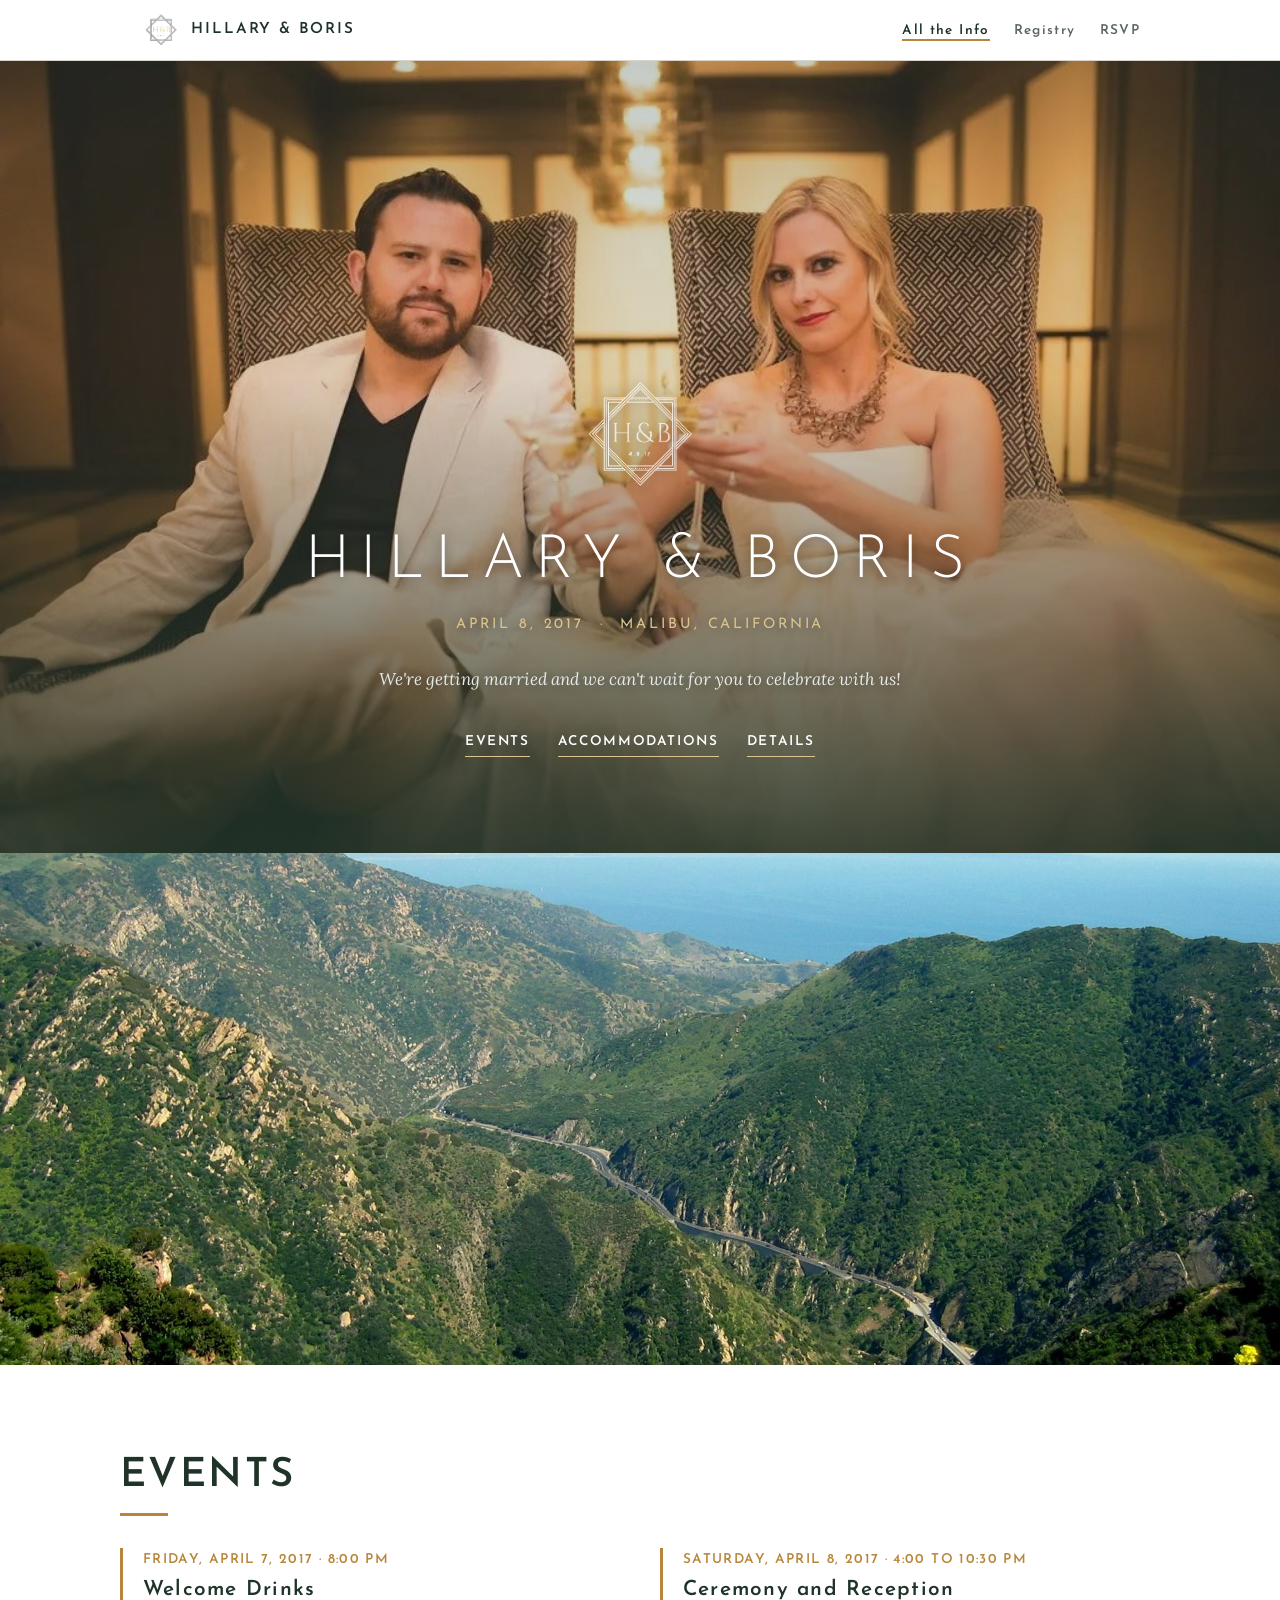
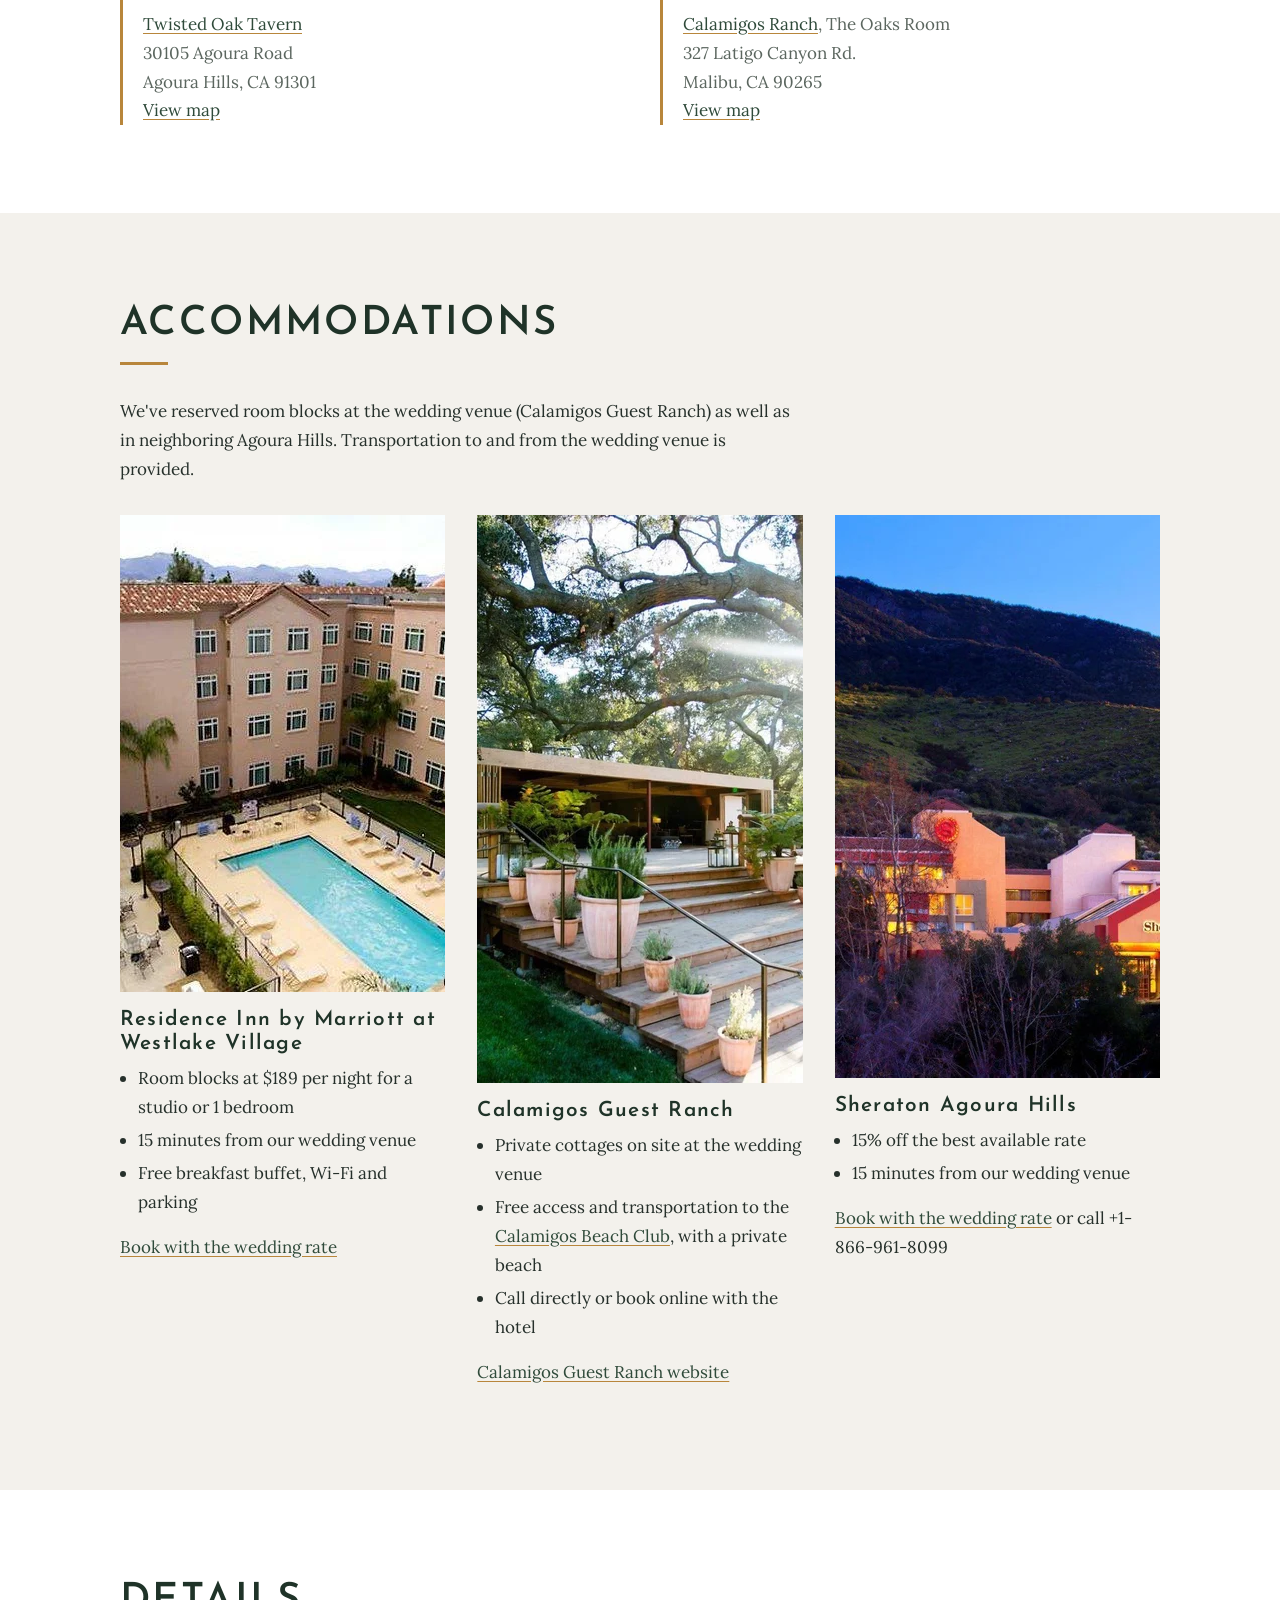
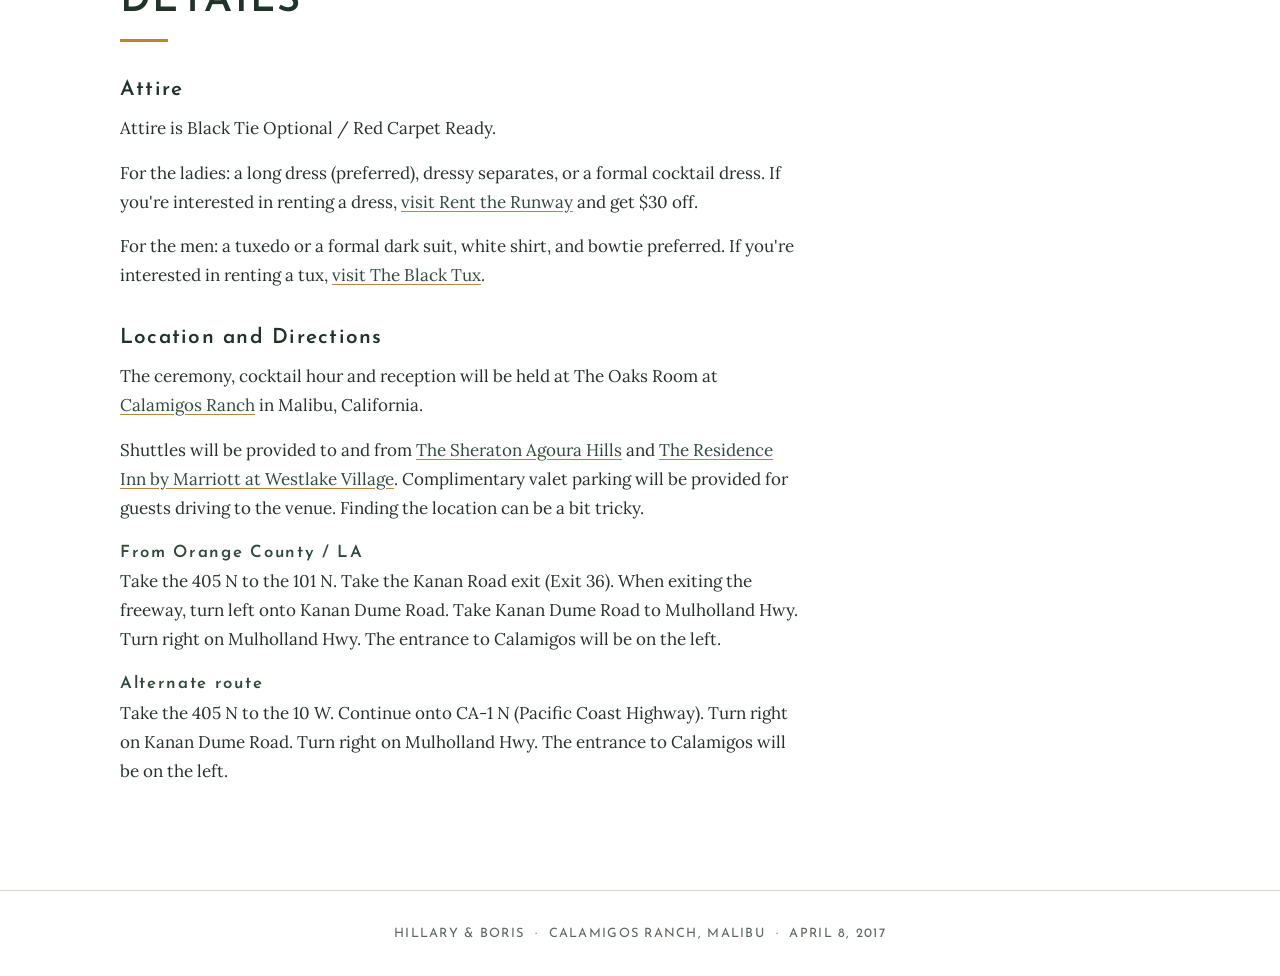
<file: index.html>
<!doctype html>
<html lang="en">
<head>
  <meta charset="utf-8">
  <meta name="viewport" content="width=device-width, initial-scale=1">
  <meta name="theme-color" content="#1f3328">
  <title>Hillary and Boris</title>
  <meta name="description" content="Hillary and Boris got married at Calamigos Ranch in Malibu on April 8, 2017. Events, accommodations, and details.">
  <meta property="og:type" content="website">
  <meta property="og:title" content="Hillary and Boris">
  <meta property="og:description" content="Hillary and Boris got married at Calamigos Ranch in Malibu on April 8, 2017. Events, accommodations, and details.">
  <meta property="og:url" content="https://boriskozak.github.io/hillary-and-boris-wedding-website-backup/">
  <meta property="og:image" content="https://boriskozak.github.io/hillary-and-boris-wedding-website-backup/hero-couple.jpg">
  <meta property="og:image:width" content="1024">
  <meta property="og:image:height" content="684">
  <meta name="twitter:card" content="summary_large_image">
  <meta name="twitter:title" content="Hillary and Boris">
  <meta name="twitter:description" content="Hillary and Boris got married at Calamigos Ranch in Malibu on April 8, 2017. Events, accommodations, and details.">
  <link rel="icon" href="favicon.png">
  <link rel="preconnect" href="https://fonts.googleapis.com">
  <link rel="preconnect" href="https://fonts.gstatic.com" crossorigin>
  <link href="https://fonts.googleapis.com/css2?family=Josefin+Sans:wght@300;600&family=Lora:ital,wght@0,400;0,600;1,400&display=swap" rel="stylesheet">
  <link rel="stylesheet" href="style.css">
</head>
<body>

<a class="skip-link" href="#main">Skip to main content</a>

<nav class="nav" aria-label="Main">
  <div class="nav-inner">
    <a class="nav-brand" href="index.html"><img src="monogram.png" alt="H and B monogram"><span>HILLARY &amp; BORIS</span></a>
    <ul class="nav-links">
      <li><a href="index.html" aria-current="page">All the Info</a></li>
      <li><a href="registry.html">Registry</a></li>
      <li><a href="rsvp.html">RSVP</a></li>
    </ul>
  </div>
</nav>

<header class="hero" id="welcome">
  <div class="hero-inner">
  <img src="monogram-white.png" alt="">
  <h1>HILLARY &amp; BORIS</h1>
  <p class="date">APRIL 8, 2017 &nbsp;&middot;&nbsp; MALIBU, CALIFORNIA</p>
  <p class="lede">We're getting married and we can't wait for you to celebrate with us!</p>
  <div class="hero-jump">
    <a href="#events">EVENTS</a>
    <a href="#accommodations">ACCOMMODATIONS</a>
    <a href="#details">DETAILS</a>
  </div>
  </div>
</header>

<main id="main">

<div class="banner" role="img" aria-label="Malibu Canyon road winding down to the Pacific"></div>

<section class="section" id="events">
  <div class="section-inner">
    <h2>EVENTS</h2>
    <div class="grid-2">
      <div class="event">
        <p class="when">FRIDAY, APRIL 7, 2017 &middot; 8:00 PM</p>
        <h3>Welcome Drinks</h3>
        <address>
          <a href="https://www.twistedoaktavern.pub/">Twisted Oak Tavern</a><br>
          30105 Agoura Road<br>
          Agoura Hills, CA 91301<br>
          <a href="https://www.google.com/maps/place/Twisted+Oak+Tavern/@34.1453684,-118.7808411,17z/data=!3m1!4b1!4m5!3m4!1s0x80e8240f845a464b:0x7b093708efee2c8d!8m2!3d34.145364!4d-118.778647" aria-label="View map of Twisted Oak Tavern">View map</a>
        </address>
      </div>
      <div class="event">
        <p class="when">SATURDAY, APRIL 8, 2017 &middot; 4:00 TO 10:30 PM</p>
        <h3>Ceremony and Reception</h3>
        <address>
          <a href="https://www.calamigos.com/">Calamigos Ranch</a>, The Oaks Room<br>
          327 Latigo Canyon Rd.<br>
          Malibu, CA 90265<br>
          <a href="https://goo.gl/maps/DKEa7L1yGcA2" aria-label="View map of Calamigos Ranch">View map</a>
        </address>
      </div>
    </div>
  </div>
</section>

<section class="section" id="accommodations">
  <div class="section-inner">
    <h2>ACCOMMODATIONS</h2>
    <p>We've reserved room blocks at the wedding venue (Calamigos Guest Ranch) as well as in neighboring Agoura Hills. Transportation to and from the wedding venue is provided.</p>
    <div class="grid-3" style="margin-top: 2rem;">
      <div class="hotel">
        <img src="residence-inn.jpg" alt="Residence Inn by Marriott, Westlake Village" width="689" height="477">
        <h3>Residence Inn by Marriott at Westlake Village</h3>
        <ul>
          <li>Room blocks at $189 per night for a studio or 1 bedroom</li>
          <li>15 minutes from our wedding venue</li>
          <li>Free breakfast buffet, Wi-Fi and parking</li>
        </ul>
        <p><a href="https://www.marriott.com/meeting-event-hotels/group-corporate-travel/groupCorp.mi?resLinkData=Petroski-Kozak%20Wedding%5Elaxwv%60PKWPKWA%7CPKWPKWC%60189.00%60USD%60false%603%604/7/17%604/9/17%603/17/17&app=resvlink&stop_mobi=yes">Book with the wedding rate</a></p>
      </div>
      <div class="hotel">
        <img src="guest-ranch.jpg" alt="Cottages at Calamigos Guest Ranch" width="1000" height="568">
        <h3>Calamigos Guest Ranch</h3>
        <ul>
          <li>Private cottages on site at the wedding venue</li>
          <li>Free access and transportation to the <a href="https://calamigosguestranch.com/beach-club/">Calamigos Beach Club</a>, with a private beach</li>
          <li>Call directly or book online with the hotel</li>
        </ul>
        <p><a href="https://calamigosguestranch.com/">Calamigos Guest Ranch website</a></p>
      </div>
      <div class="hotel">
        <img src="sheraton.jpg" alt="Sheraton Agoura Hills" width="1000" height="563">
        <h3>Sheraton Agoura Hills</h3>
        <ul>
          <li>15% off the best available rate</li>
          <li>15 minutes from our wedding venue</li>
        </ul>
        <p><a href="https://www.sheratonagourahills.com/wedding-rate">Book with the wedding rate</a> or call +1-866-961-8099</p>
      </div>
    </div>
  </div>
</section>

<section class="section details" id="details">
  <div class="section-inner">
    <h2>DETAILS</h2>

    <h3>Attire</h3>
    <p>Attire is Black Tie Optional / Red Carpet Ready.</p>
    <p>For the ladies: a long dress (preferred), dressy separates, or a formal cocktail dress. If you're interested in renting a dress, <a href="https://www.renttherunway.com/shares/43c35a3169b58de3f347787d3281b8bdf61b0ad4-publicLink?utm_source=rtr&utm_medium=referral&utm_campaign=undefined">visit Rent the Runway</a> and get $30 off.</p>
    <p>For the men: a tuxedo or a formal dark suit, white shirt, and bowtie preferred. If you're interested in renting a tux, <a href="https://theblacktux.com/">visit The Black Tux</a>.</p>

    <h3>Location and Directions</h3>
    <p>The ceremony, cocktail hour and reception will be held at The Oaks Room at <a href="https://www.google.com/maps/place/Calamigos+Ranch/@34.092137,-118.817412,15z/data=!4m5!3m4!1s0x0:0xc4aad06d78bc765c!8m2!3d34.092137!4d-118.817412">Calamigos Ranch</a> in Malibu, California.</p>
    <p>Shuttles will be provided to and from <a href="https://www.sheratonagourahills.com/">The Sheraton Agoura Hills</a> and <a href="https://www.marriott.com/hotels/travel/laxwv-residence-inn-los-angeles-westlake-village/">The Residence Inn by Marriott at Westlake Village</a>. Complimentary valet parking will be provided for guests driving to the venue. Finding the location can be a bit tricky.</p>

    <h4>From Orange County / LA</h4>
    <p>Take the 405 N to the 101 N. Take the Kanan Road exit (Exit 36). When exiting the freeway, turn left onto Kanan Dume Road. Take Kanan Dume Road to Mulholland Hwy. Turn right on Mulholland Hwy. The entrance to Calamigos will be on the left.</p>

    <h4>Alternate route</h4>
    <p>Take the 405 N to the 10 W. Continue onto CA-1 N (Pacific Coast Highway). Turn right on Kanan Dume Road. Turn right on Mulholland Hwy. The entrance to Calamigos will be on the left.</p>
  </div>
</section>

</main>

<footer>HILLARY &amp; BORIS &nbsp;&middot;&nbsp; CALAMIGOS RANCH, MALIBU &nbsp;&middot;&nbsp; APRIL 8, 2017</footer>

</body>
</html>
</file>
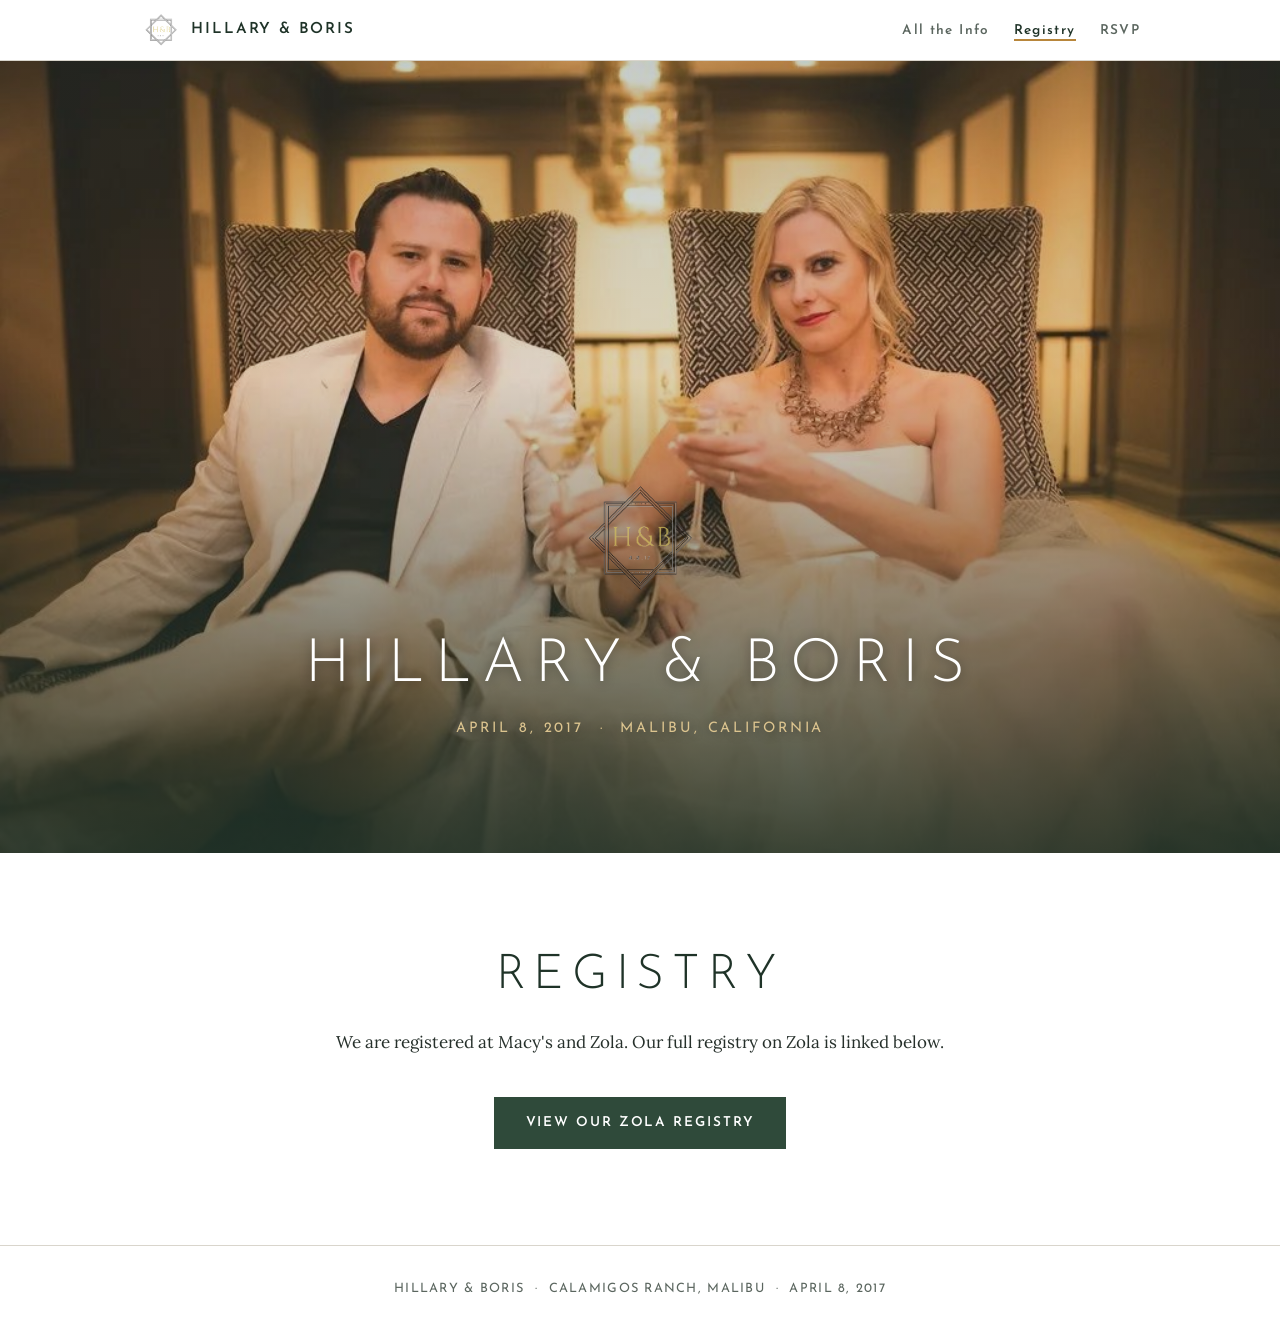
<file: registry.html>
<!doctype html>
<html lang="en">
<head>
  <meta charset="utf-8">
  <meta name="viewport" content="width=device-width, initial-scale=1">
  <meta name="theme-color" content="#1f3328">
  <title>Registry — Hillary and Boris</title>
  <meta name="description" content="Hillary and Boris are registered at Macy's and Zola for their April 8, 2017 wedding at Calamigos Ranch in Malibu.">
  <meta property="og:type" content="website">
  <meta property="og:title" content="Registry — Hillary and Boris">
  <meta property="og:description" content="Hillary and Boris are registered at Macy's and Zola for their April 8, 2017 wedding at Calamigos Ranch in Malibu.">
  <meta property="og:url" content="https://boriskozak.github.io/hillary-and-boris-wedding-website-backup/registry.html">
  <meta property="og:image" content="https://boriskozak.github.io/hillary-and-boris-wedding-website-backup/hero-couple.jpg">
  <meta property="og:image:width" content="1024">
  <meta property="og:image:height" content="684">
  <meta name="twitter:card" content="summary_large_image">
  <meta name="twitter:title" content="Registry — Hillary and Boris">
  <meta name="twitter:description" content="Hillary and Boris are registered at Macy's and Zola for their April 8, 2017 wedding at Calamigos Ranch in Malibu.">
  <link rel="icon" href="favicon.png">
  <link rel="preconnect" href="https://fonts.googleapis.com">
  <link rel="preconnect" href="https://fonts.gstatic.com" crossorigin>
  <link href="https://fonts.googleapis.com/css2?family=Josefin+Sans:wght@300;600&family=Lora:ital,wght@0,400;0,600;1,400&display=swap" rel="stylesheet">
  <link rel="stylesheet" href="style.css">
</head>
<body>

<a class="skip-link" href="#main">Skip to main content</a>

<nav class="nav" aria-label="Main">
  <div class="nav-inner">
    <a class="nav-brand" href="index.html"><img src="monogram.png" alt="H and B monogram"><span>HILLARY &amp; BORIS</span></a>
    <ul class="nav-links">
      <li><a href="index.html" >All the Info</a></li>
      <li><a href="registry.html" aria-current="page">Registry</a></li>
      <li><a href="rsvp.html">RSVP</a></li>
    </ul>
  </div>
</nav>

<header class="hero" id="welcome">
  <div class="hero-inner">
  <img src="monogram.png" alt="">
  <h1>HILLARY &amp; BORIS</h1>
  <p class="date">APRIL 8, 2017 &nbsp;&middot;&nbsp; MALIBU, CALIFORNIA</p>
  </div>
</header>
<main class="page" id="main">
  <h1>REGISTRY</h1>
  <p>We are registered at Macy's and Zola. Our full registry on Zola is linked below.</p>
  <a class="button" href="https://www.zola.com/registry/borisandhillary">VIEW OUR ZOLA REGISTRY</a>
</main>

<footer>HILLARY &amp; BORIS &nbsp;&middot;&nbsp; CALAMIGOS RANCH, MALIBU &nbsp;&middot;&nbsp; APRIL 8, 2017</footer>

</body>
</html>
</file>
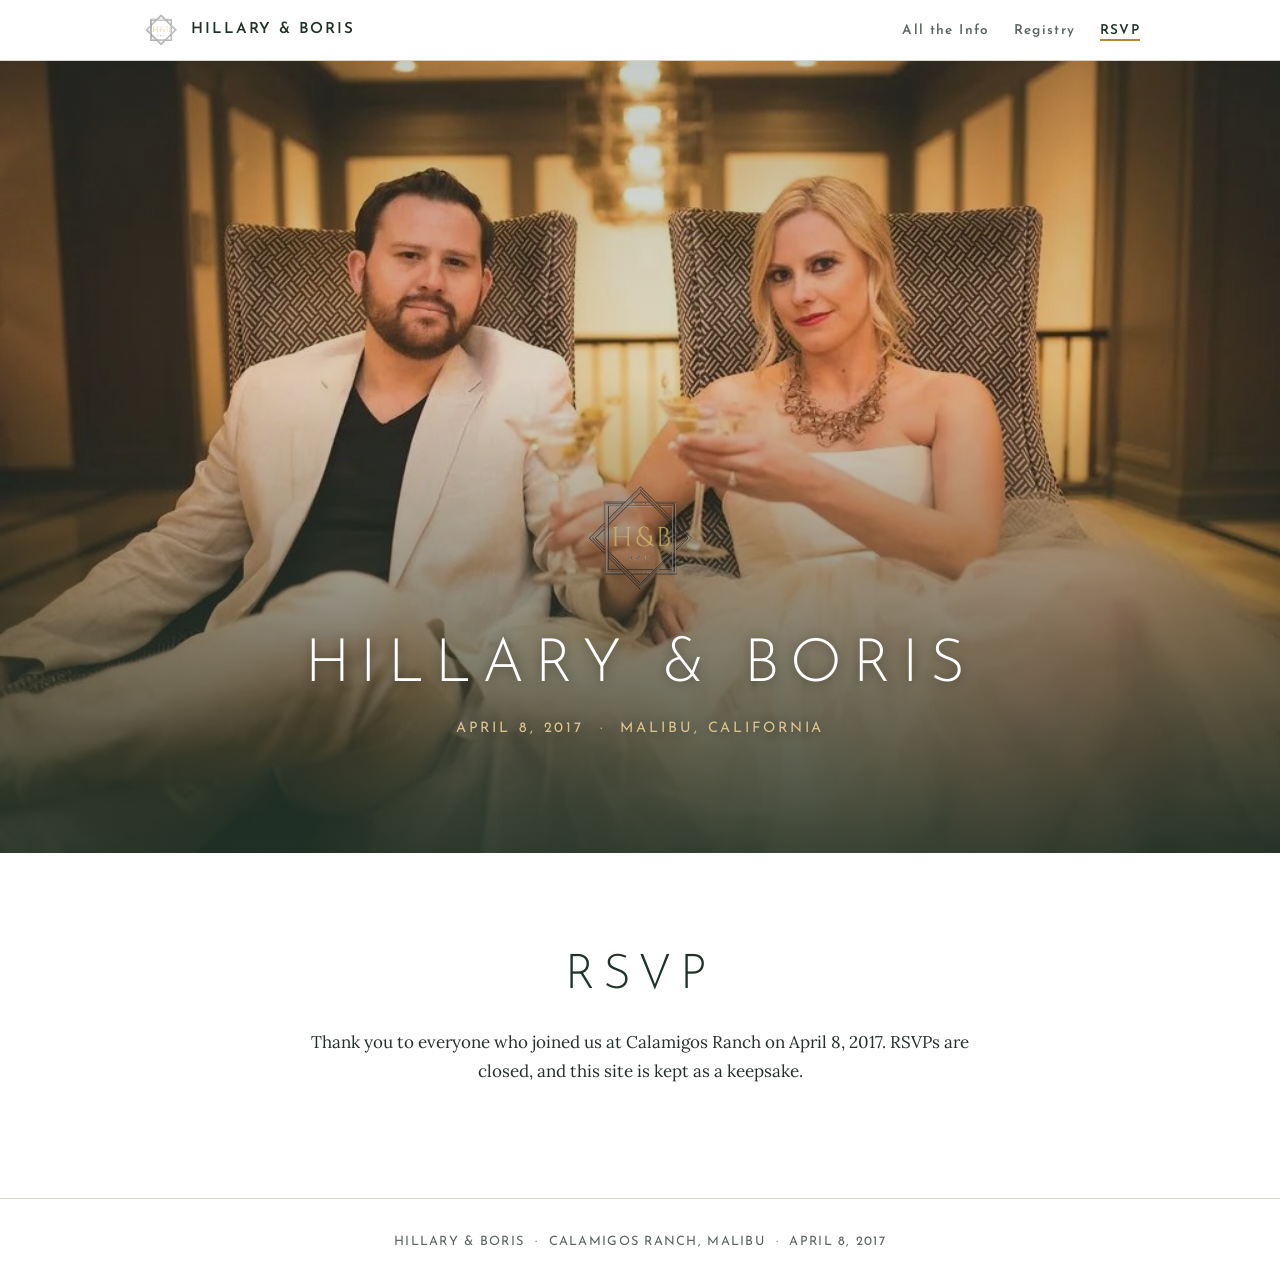
<file: rsvp.html>
<!doctype html>
<html lang="en">
<head>
  <meta charset="utf-8">
  <meta name="viewport" content="width=device-width, initial-scale=1">
  <meta name="theme-color" content="#1f3328">
  <title>RSVP — Hillary and Boris</title>
  <meta name="description" content="RSVPs are closed for Hillary and Boris's April 8, 2017 wedding at Calamigos Ranch in Malibu; the site is kept as a keepsake.">
  <meta property="og:type" content="website">
  <meta property="og:title" content="RSVP — Hillary and Boris">
  <meta property="og:description" content="RSVPs are closed for Hillary and Boris's April 8, 2017 wedding at Calamigos Ranch in Malibu; the site is kept as a keepsake.">
  <meta property="og:url" content="https://boriskozak.github.io/hillary-and-boris-wedding-website-backup/rsvp.html">
  <meta property="og:image" content="https://boriskozak.github.io/hillary-and-boris-wedding-website-backup/hero-couple.jpg">
  <meta property="og:image:width" content="1024">
  <meta property="og:image:height" content="684">
  <meta name="twitter:card" content="summary_large_image">
  <meta name="twitter:title" content="RSVP — Hillary and Boris">
  <meta name="twitter:description" content="RSVPs are closed for Hillary and Boris's April 8, 2017 wedding at Calamigos Ranch in Malibu; the site is kept as a keepsake.">
  <link rel="icon" href="favicon.png">
  <link rel="preconnect" href="https://fonts.googleapis.com">
  <link rel="preconnect" href="https://fonts.gstatic.com" crossorigin>
  <link href="https://fonts.googleapis.com/css2?family=Josefin+Sans:wght@300;600&family=Lora:ital,wght@0,400;0,600;1,400&display=swap" rel="stylesheet">
  <link rel="stylesheet" href="style.css">
</head>
<body>

<a class="skip-link" href="#main">Skip to main content</a>

<nav class="nav" aria-label="Main">
  <div class="nav-inner">
    <a class="nav-brand" href="index.html"><img src="monogram.png" alt="H and B monogram"><span>HILLARY &amp; BORIS</span></a>
    <ul class="nav-links">
      <li><a href="index.html" >All the Info</a></li>
      <li><a href="registry.html">Registry</a></li>
      <li><a href="rsvp.html" aria-current="page">RSVP</a></li>
    </ul>
  </div>
</nav>

<header class="hero" id="welcome">
  <div class="hero-inner">
  <img src="monogram.png" alt="">
  <h1>HILLARY &amp; BORIS</h1>
  <p class="date">APRIL 8, 2017 &nbsp;&middot;&nbsp; MALIBU, CALIFORNIA</p>
  </div>
</header>
<main class="page" id="main">
  <h1>RSVP</h1>
  <p>Thank you to everyone who joined us at Calamigos Ranch on April 8, 2017. RSVPs are closed, and this site is kept as a keepsake.</p>
  <!--
    The original RSVP was a Squarespace form, which needs a server GitHub Pages doesn't have.
    To take RSVPs again, drop a Google Form embed here, e.g.:
    <iframe src="https://docs.google.com/forms/d/e/FORM_ID/viewform?embedded=true" width="100%" height="900" frameborder="0">Loading…</iframe>
    Formspree (formspree.io) also works with a plain <form> if you'd rather style it yourself.
  -->
</main>

<footer>HILLARY &amp; BORIS &nbsp;&middot;&nbsp; CALAMIGOS RANCH, MALIBU &nbsp;&middot;&nbsp; APRIL 8, 2017</footer>

</body>
</html>
</file>
<file: style.css>
:root {
  --oak: #2f4a3a;
  --oak-deep: #1f3328;
  --canyon: #b8863b;
  --paper: #ffffff;
  --stone: #f3f1ec;
  --ink: #26302b;
  --ink-soft: #5b665f;
  --line: #d9d5cc;
  --display: "Josefin Sans", "Brandon Grotesque", "Helvetica Neue", Arial, sans-serif;
  --body: "Lora", Georgia, serif;
  --measure: 62ch;
}

* { box-sizing: border-box; }
html { scroll-behavior: smooth; }
@media (prefers-reduced-motion: reduce) { html { scroll-behavior: auto; } }

body {
  margin: 0;
  font-family: var(--body);
  font-size: 1.0625rem;
  line-height: 1.7;
  color: var(--ink);
  background: var(--paper);
}

a { color: var(--oak); text-decoration-color: var(--canyon); text-underline-offset: 3px; }

/* Skip link: hidden until keyboard focus */
.skip-link {
  position: absolute; left: 1rem; top: -4rem; z-index: 20;
  background: var(--oak-deep); color: var(--paper);
  padding: 0.6rem 1rem; font-family: var(--display);
  font-weight: 600; letter-spacing: 0.1em; font-size: 0.85rem; text-decoration: none;
}
.skip-link:focus { top: 1rem; color: var(--paper); }
a:hover { color: var(--canyon); }
a:focus-visible, button:focus-visible { outline: 3px solid var(--canyon); outline-offset: 3px; }

h1, h2, h3, h4 {
  font-family: var(--display);
  font-weight: 600;
  letter-spacing: 0.06em;
  line-height: 1.15;
  margin: 0;
  color: var(--oak-deep);
}
h2 { font-size: clamp(1.75rem, 3.5vw, 2.5rem); }
h3 { font-size: 1.3rem; }
h4 { font-size: 1.05rem; letter-spacing: 0.1em; color: var(--oak); }
p { margin: 0 0 1rem; max-width: var(--measure); }
ul { padding-left: 1.2rem; margin: 0 0 1rem; max-width: var(--measure); }
li { margin-bottom: 0.25rem; }

/* Top nav */
.nav {
  position: sticky; top: 0; z-index: 10;
  background: var(--paper);
  border-bottom: 1px solid var(--line);
}
.nav-inner {
  max-width: 1040px; margin: 0 auto; padding: 0.75rem 1.25rem;
  display: flex; align-items: center; justify-content: space-between; gap: 1rem;
}
.nav-brand { display: flex; align-items: center; gap: 0.6rem; text-decoration: none; }
.nav-brand img { height: 36px; width: auto; }
.nav-brand span { font-family: var(--display); font-weight: 600; letter-spacing: 0.12em; font-size: 0.95rem; color: var(--oak-deep); }
.nav-links { display: flex; gap: 1.5rem; list-style: none; margin: 0; padding: 0; }
.nav-links a {
  font-family: var(--display); font-weight: 600; letter-spacing: 0.1em; font-size: 0.85rem;
  text-decoration: none; color: var(--ink-soft); padding-bottom: 2px; border-bottom: 2px solid transparent;
}
.nav-links a[aria-current="page"], .nav-links a:hover { color: var(--oak-deep); border-bottom-color: var(--canyon); }

/* Hero */
.hero {
  position: relative;
  background: var(--oak-deep) url("hero-couple.jpg") center 20% / cover no-repeat;
  color: var(--paper);
  text-align: center;
  padding: clamp(4rem, 12vw, 10rem) 1.25rem clamp(3rem, 8vw, 6rem);
  min-height: 88vh;
  display: flex; align-items: flex-end; justify-content: center;
}
.hero::before {
  content: ""; position: absolute; inset: 0;
  background: linear-gradient(180deg, rgba(31,51,40,0.25) 0%, rgba(31,51,40,0.15) 40%, rgba(31,51,40,0.85) 100%);
}
.hero-inner { position: relative; }
.hero .lede, .hero .date, .hero h1 { text-shadow: 0 1px 12px rgba(0,0,0,0.45); }
.banner {
  height: clamp(220px, 40vw, 520px);
  background: url("hero-canyon.jpg") center 45% / cover no-repeat;
}
.hero img { width: min(140px, 36vw); height: auto; filter: drop-shadow(0 1px 8px rgba(0,0,0,0.4)); }
.hero h1 {
  color: var(--paper);
  font-size: clamp(2rem, 6vw, 3.75rem);
  font-weight: 300;
  letter-spacing: 0.18em;
  margin-top: 1.5rem;
}
.hero .date {
  font-family: var(--display); letter-spacing: 0.2em; font-size: 0.9rem;
  color: #dcc48f; margin-top: 1rem;
}
.hero p { margin-left: auto; margin-right: auto; }
.hero .lede { margin: 1.75rem auto 0; color: #e6ebe7; font-style: italic; }
.hero-jump { margin-top: 2.25rem; display: flex; justify-content: center; gap: 1.75rem; flex-wrap: wrap; }
.hero-jump a { color: var(--paper); font-family: var(--display); font-weight: 600; letter-spacing: 0.12em; font-size: 0.85rem; text-decoration: none; border-bottom: 1px solid #dcc48f; padding-bottom: 3px; }

/* Sections */
.section { padding: clamp(3rem, 7vw, 5.5rem) 1.25rem; }
.section:nth-of-type(even) { background: var(--stone); }
.section-inner { max-width: 1040px; margin: 0 auto; }
.section h2 { margin-bottom: 2rem; }
.section h2::after { content: ""; display: block; width: 48px; height: 3px; background: var(--canyon); margin-top: 0.9rem; }

.grid-2 { display: grid; grid-template-columns: repeat(auto-fit, minmax(280px, 1fr)); gap: 2.5rem; }
.grid-3 { display: grid; grid-template-columns: repeat(auto-fit, minmax(260px, 1fr)); gap: 2rem; }

/* Events */
.event { border-left: 3px solid var(--canyon); padding-left: 1.25rem; }
.event .when { font-family: var(--display); font-weight: 600; letter-spacing: 0.1em; font-size: 0.85rem; color: var(--canyon); margin-bottom: 0.4rem; }
.event h3 { margin-bottom: 0.5rem; }
.event address { font-style: normal; color: var(--ink-soft); }

/* Hotels */
.hotel img { width: 100%; aspect-ratio: 16 / 10; object-fit: cover; display: block; margin-bottom: 1rem; }
.hotel h3 { margin-bottom: 0.5rem; }
.hotel ul { padding-left: 1.1rem; }

/* Details */
.details h3 { margin: 2.25rem 0 0.75rem; }
.details h3:first-child { margin-top: 0; }
.details h4 { margin: 1.25rem 0 0.35rem; }

/* Simple pages (registry / rsvp) */
.page { max-width: 720px; margin: 0 auto; padding: clamp(3rem, 8vw, 6rem) 1.25rem; text-align: center; }
.page h1 { font-size: clamp(2rem, 5vw, 3rem); font-weight: 300; letter-spacing: 0.16em; margin-bottom: 1.5rem; }
.page p { margin-left: auto; margin-right: auto; }
.button {
  display: inline-block; margin-top: 1.5rem; padding: 0.9rem 2rem;
  background: var(--oak); color: var(--paper); text-decoration: none;
  font-family: var(--display); font-weight: 600; letter-spacing: 0.14em; font-size: 0.85rem;
}
.button:hover { background: var(--canyon); color: var(--paper); }

footer {
  border-top: 1px solid var(--line);
  padding: 2rem 1.25rem; text-align: center;
  font-family: var(--display); font-size: 0.8rem; letter-spacing: 0.1em; color: var(--ink-soft);
}

@media (max-width: 640px) {
  .nav-brand span { display: none; }
  .nav-links { gap: 1rem; }
}
</file>
